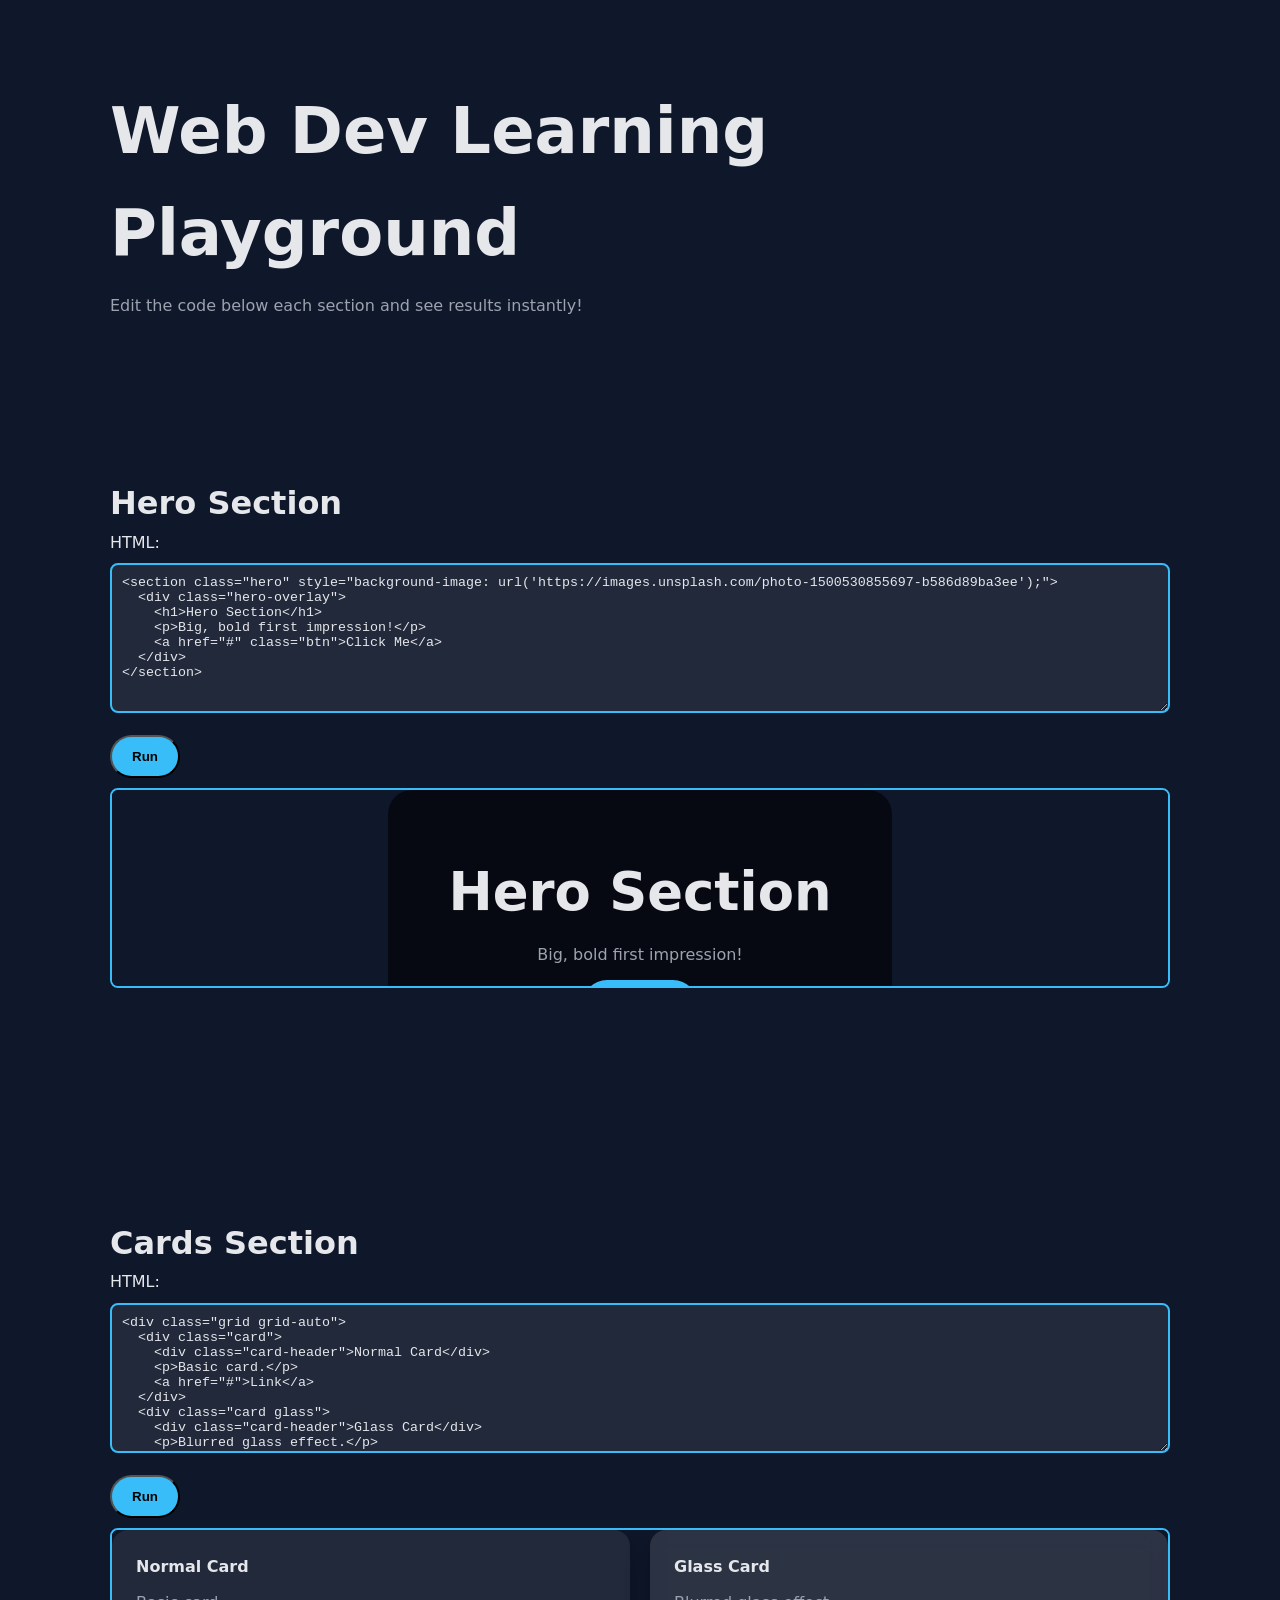
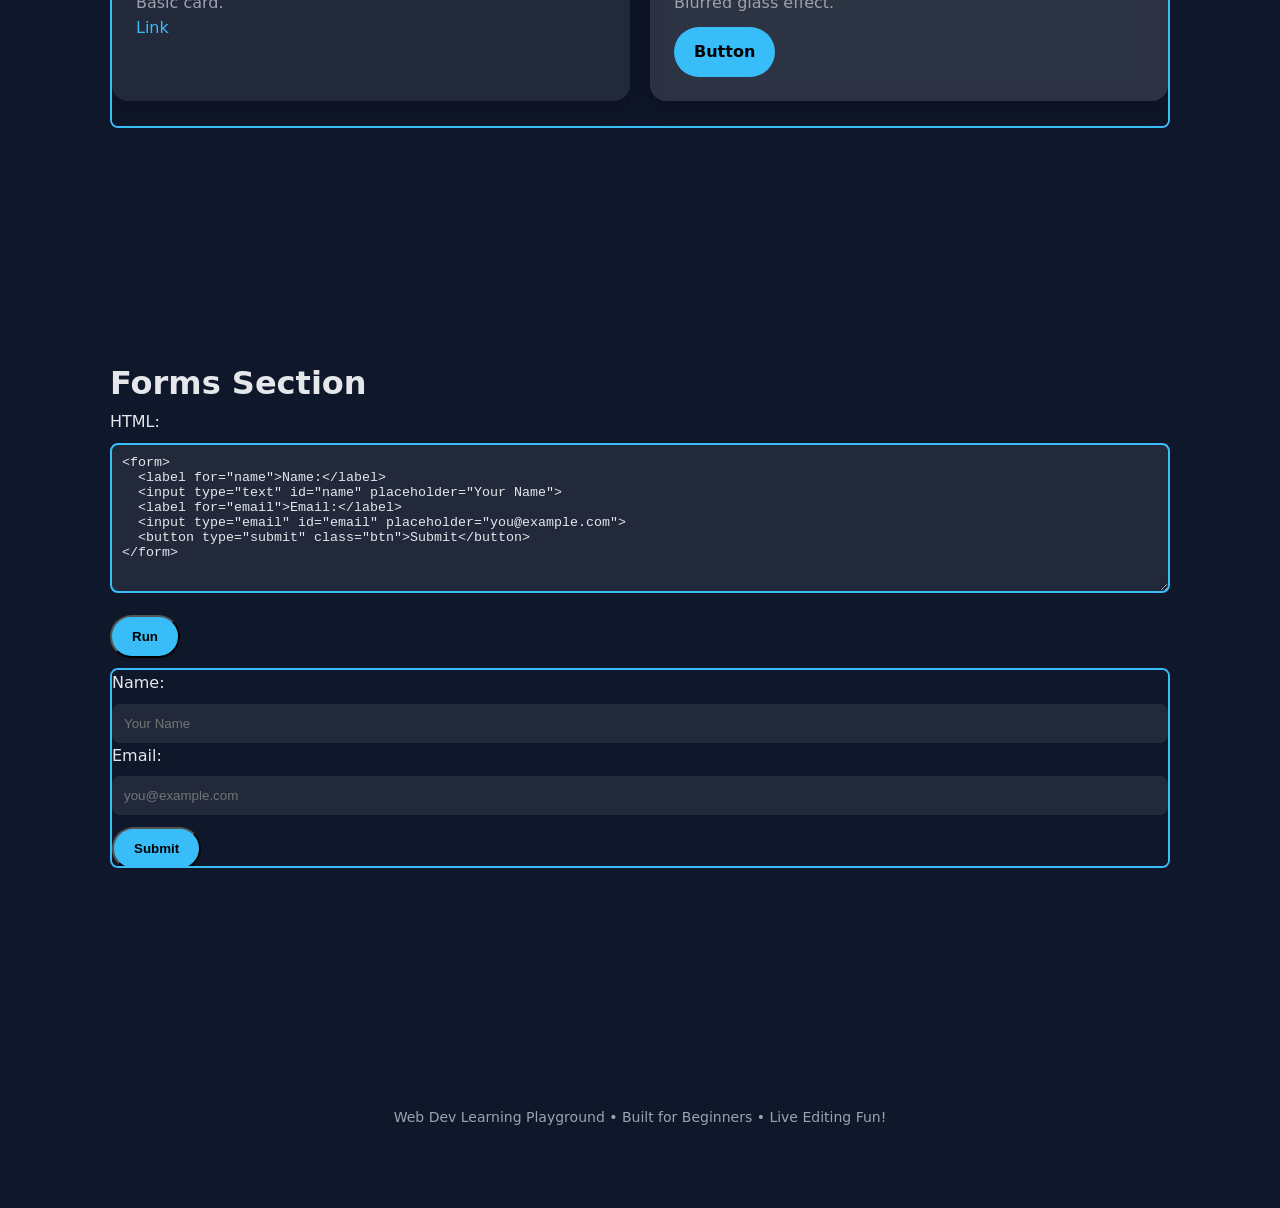
<file: playground.html>
<!DOCTYPE html>
<html lang="en">
<head>
  <meta charset="UTF-8">
  <meta name="viewport" content="width=device-width, initial-scale=1.0">
  <title>Web Dev Learning Playground</title>
  <link rel="stylesheet" href="style.css">
  <link rel="stylesheet" href="components.css">
  <style>
    /* Helpers for live playground */
    .playground {
      margin-bottom: 60px;
    }
    .editor {
      display: flex;
      flex-direction: column;
      margin-bottom: 10px;
    }
    .editor textarea {
      width: 100%;
      min-height: 150px;
      font-family: monospace;
      padding: 10px;
      border-radius: var(--radius-sm);
      border: 2px solid var(--accent);
      margin-bottom: 10px;
      background: var(--bg-card);
      color: var(--text-main);
    }
    .run-btn {
      align-self: flex-start;
      margin-bottom: 10px;
    }
    iframe.result {
      width: 100%;
      min-height: 200px;
      border: 2px solid var(--accent);
      border-radius: var(--radius-sm);
    }
  </style>
</head>
<body>

  <header class="section">
    <h1>Web Dev Learning Playground</h1>
    <p>Edit the code below each section and see results instantly!</p>
  </header>

  <!-- ================= PLAYGROUND SECTION EXAMPLE ================= -->
  <section class="section playground">
    <h2>Hero Section</h2>

    <div class="editor">
      <label>HTML:</label>
      <textarea id="hero-html">
<section class="hero" style="background-image: url('https://images.unsplash.com/photo-1500530855697-b586d89ba3ee');">
  <div class="hero-overlay">
    <h1>Hero Section</h1>
    <p>Big, bold first impression!</p>
    <a href="#" class="btn">Click Me</a>
  </div>
</section>
      </textarea>

      <button class="btn run-btn" onclick="runCode('hero')">Run</button>
      <iframe id="hero-result" class="result"></iframe>
    </div>
  </section>

  <!-- ================= CARDS PLAYGROUND ================= -->
  <section class="section playground">
    <h2>Cards Section</h2>

    <div class="editor">
      <label>HTML:</label>
      <textarea id="cards-html">
<div class="grid grid-auto">
  <div class="card">
    <div class="card-header">Normal Card</div>
    <p>Basic card.</p>
    <a href="#">Link</a>
  </div>
  <div class="card glass">
    <div class="card-header">Glass Card</div>
    <p>Blurred glass effect.</p>
    <a href="#" class="btn">Button</a>
  </div>
</div>
      </textarea>

      <button class="btn run-btn" onclick="runCode('cards')">Run</button>
      <iframe id="cards-result" class="result"></iframe>
    </div>
  </section>

  <!-- ================= FORMS PLAYGROUND ================= -->
  <section class="section playground">
    <h2>Forms Section</h2>

    <div class="editor">
      <label>HTML:</label>
      <textarea id="forms-html">
<form>
  <label for="name">Name:</label>
  <input type="text" id="name" placeholder="Your Name">
  <label for="email">Email:</label>
  <input type="email" id="email" placeholder="you@example.com">
  <button type="submit" class="btn">Submit</button>
</form>
      </textarea>

      <button class="btn run-btn" onclick="runCode('forms')">Run</button>
      <iframe id="forms-result" class="result"></iframe>
    </div>
  </section>

  <footer class="section">
    <p>Web Dev Learning Playground • Built for Beginners • Live Editing Fun!</p>
  </footer>

  <!-- ================= JS FOR RUNNING CODE ================= -->
  <script>
    function runCode(section) {
      const htmlCode = document.getElementById(`${section}-html`).value;
      const iframe = document.getElementById(`${section}-result`);
      const iframeDoc = iframe.contentDocument || iframe.contentWindow.document;

      // Inject your base CSS links into iframe
      iframeDoc.open();
      iframeDoc.write(`
        <link rel="stylesheet" href="style.css">
        <link rel="stylesheet" href="components.css">
        ${htmlCode}
      `);
      iframeDoc.close();
    }

    // Optional: auto-run all editors on load
    ['hero','cards','forms'].forEach(runCode);
  </script>

</body>
</html>
</file>
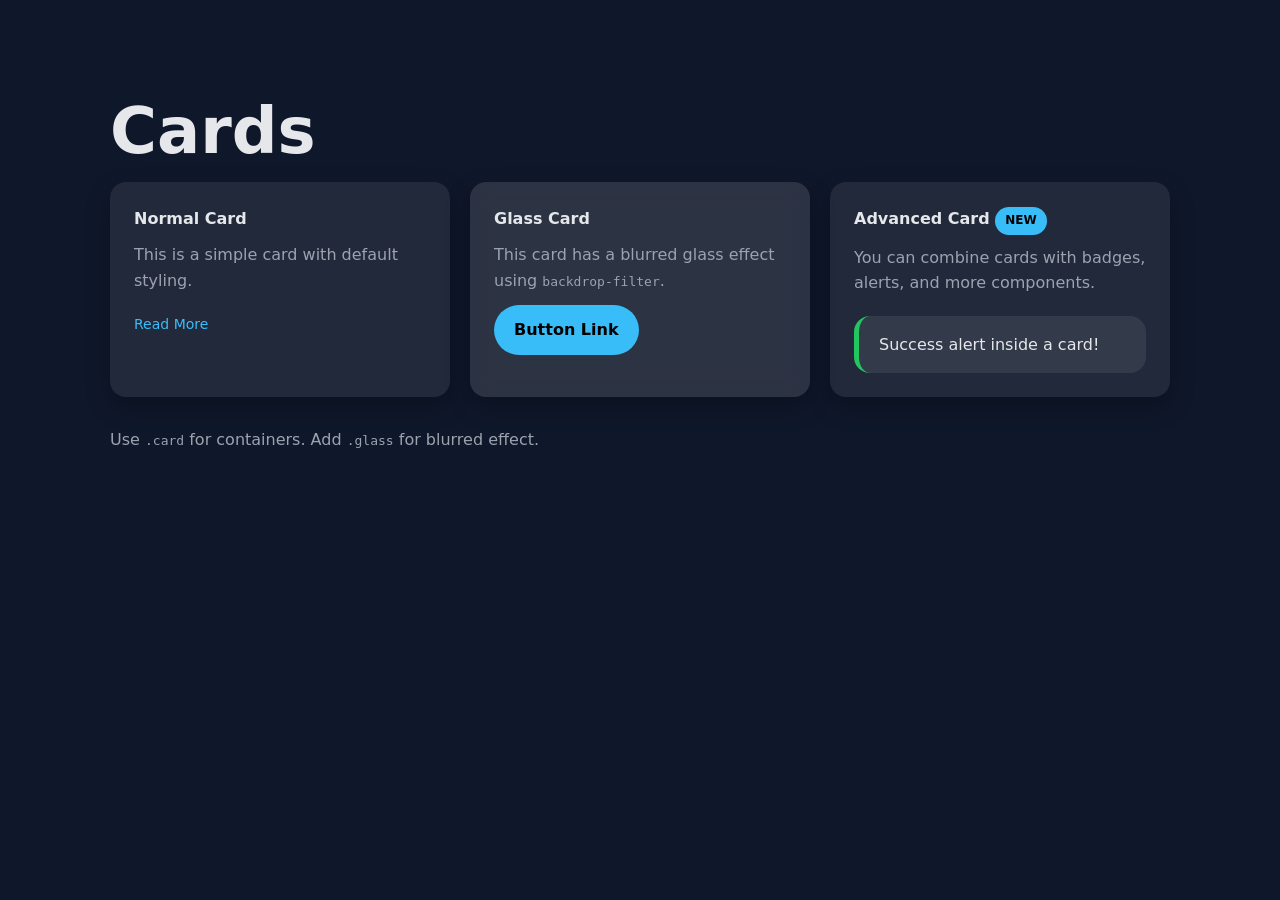
<file: examples/cards.html>
<!DOCTYPE html>
<html lang="en">
<head>
  <meta charset="UTF-8">
  <meta name="viewport" content="width=device-width, initial-scale=1.0">
  <title>Cards Example</title>
  <link rel="stylesheet" href="../style.css">
  <link rel="stylesheet" href="../components.css">
</head>
<body>

  <section class="section">
    <h1>Cards</h1>
    <div class="grid grid-auto">

      <!-- Normal Card -->
      <div class="card">
        <div class="card-header">Normal Card</div>
        <p>This is a simple card with default styling.</p>
        <div class="card-footer"><a href="#">Read More</a></div>
      </div>

      <!-- Blurry / Glass Card -->
      <div class="card glass">
        <div class="card-header">Glass Card</div>
        <p>This card has a blurred glass effect using <code>backdrop-filter</code>.</p>
        <a href="#" class="btn">Button Link</a>
      </div>

      <!-- Card with Badge & Alert -->
      <div class="card">
        <div class="card-header">
          Advanced Card <span class="badge accent">NEW</span>
        </div>
        <p>You can combine cards with badges, alerts, and more components.</p>
        <div class="alert success">Success alert inside a card!</div>
      </div>

    </div>

    <!-- Explanation -->
    <p style="margin-top: 30px; color: var(--text-muted);">
      Use <code>.card</code> for containers. Add <code>.glass</code> for blurred effect.
    </p>
  </section>

</body>
</html>
</file>
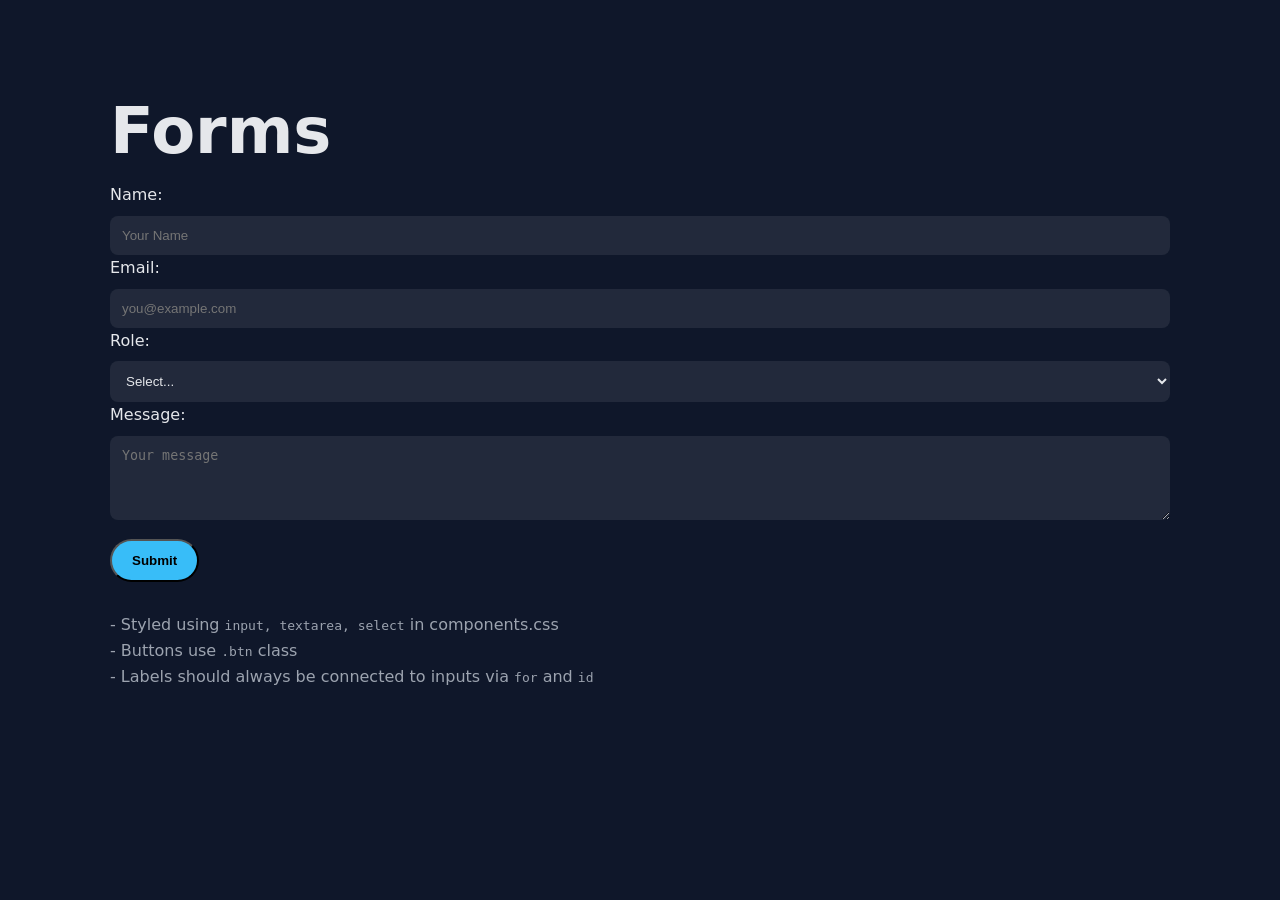
<file: examples/forms.html>
<!DOCTYPE html>
<html lang="en">
<head>
  <meta charset="UTF-8">
  <meta name="viewport" content="width=device-width, initial-scale=1.0">
  <title>Forms Example</title>
  <link rel="stylesheet" href="../style.css">
  <link rel="stylesheet" href="../components.css">
</head>
<body>

  <section class="section">
    <h1>Forms</h1>

    <form>
      <!-- Text Input -->
      <label for="name">Name:</label>
      <input type="text" id="name" placeholder="Your Name">

      <!-- Email Input -->
      <label for="email">Email:</label>
      <input type="email" id="email" placeholder="you@example.com">

      <!-- Select Input -->
      <label for="role">Role:</label>
      <select id="role">
        <option value="">Select...</option>
        <option value="student">Student</option>
        <option value="developer">Developer</option>
        <option value="teacher">Teacher</option>
      </select>

      <!-- Textarea -->
      <label for="message">Message:</label>
      <textarea id="message" rows="4" placeholder="Your message"></textarea>

      <!-- Submit Button -->
      <button type="submit" class="btn">Submit</button>
    </form>

    <!-- Explanation -->
    <section style="margin-top: 30px;">
      <p style="color: var(--text-muted);">
        - Styled using <code>input, textarea, select</code> in components.css<br>
        - Buttons use <code>.btn</code> class<br>
        - Labels should always be connected to inputs via <code>for</code> and <code>id</code>
      </p>
    </section>
  </section>

</body>
</html>
</file>
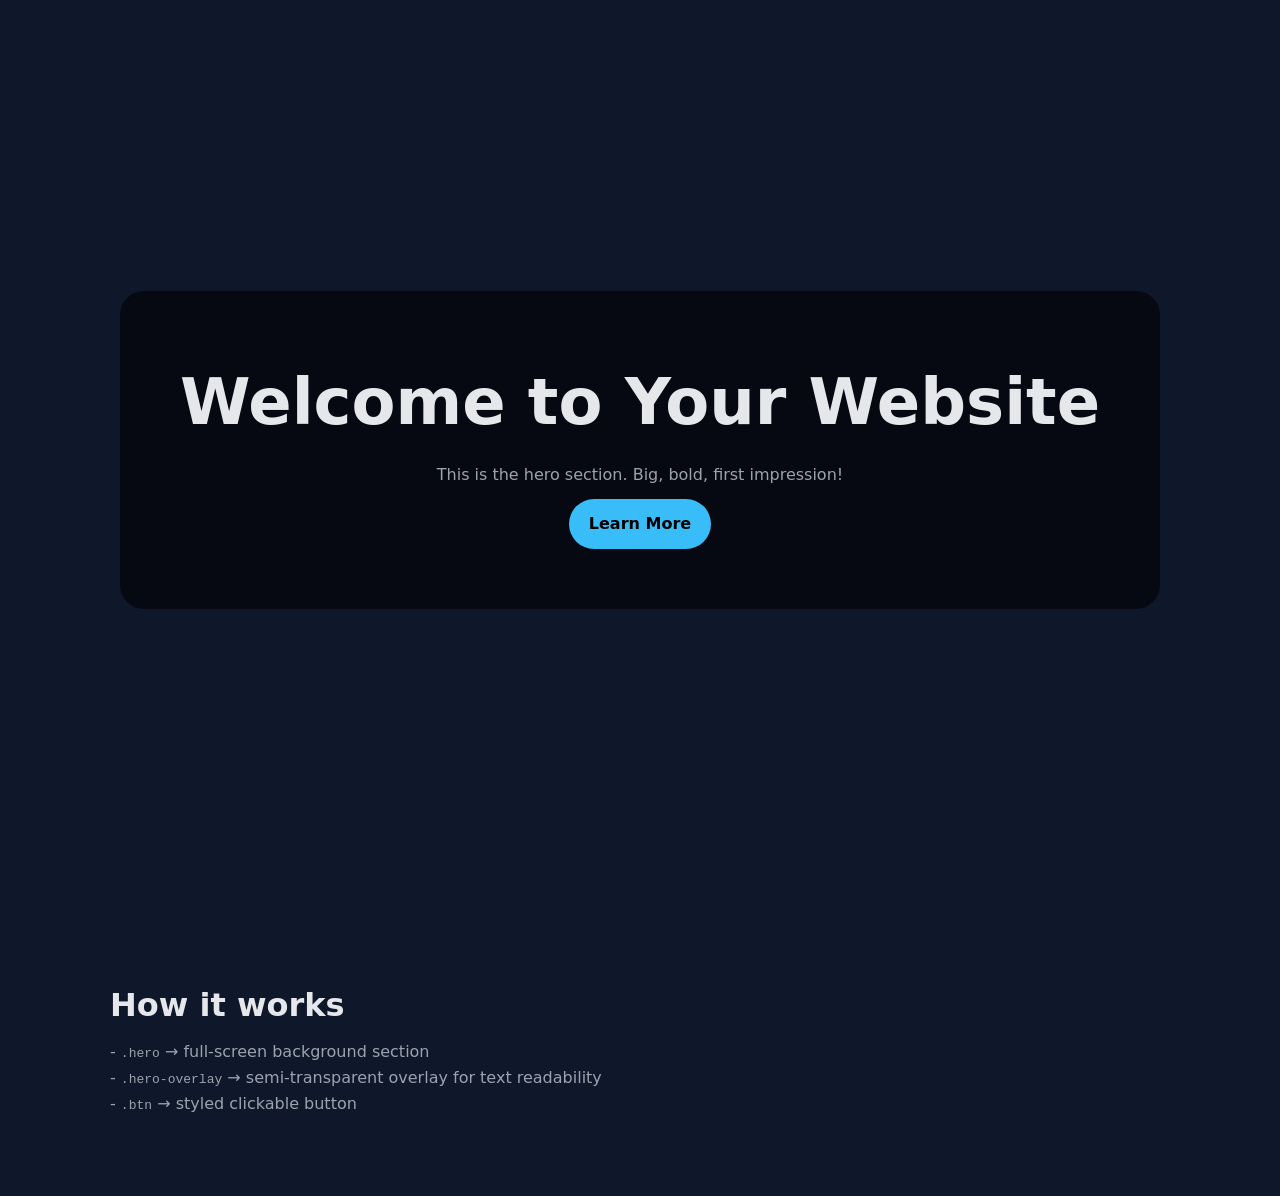
<file: examples/hero.html>
<!DOCTYPE html>
<html lang="en">
<head>
  <meta charset="UTF-8">
  <meta name="viewport" content="width=device-width, initial-scale=1.0">
  <title>Hero Example</title>
  <link rel="stylesheet" href="../style.css">
</head>
<body>

  <!-- Hero Section -->
  <section class="hero" style="background-image: url('https://images.unsplash.com/photo-1500530855697-b586d89ba3ee');">
    <div class="hero-overlay">
      <h1>Welcome to Your Website</h1>
      <p>This is the hero section. Big, bold, first impression!</p>
      <a href="#" class="btn">Learn More</a>
    </div>
  </section>

  <!-- Explanation -->
  <section class="section">
    <h2>How it works</h2>
    <p>
      - <code>.hero</code> → full-screen background section<br>
      - <code>.hero-overlay</code> → semi-transparent overlay for text readability<br>
      - <code>.btn</code> → styled clickable button
    </p>
  </section>

</body>
</html>
</file>
<file: style.css>
/* =====================================================
   GLOBAL RESET & VARIABLES
   ===================================================== */

/* # CSS Variables (Theme Colors & Sizes)
   Change these to restyle the whole site */
:root {
  --bg-main: #0f172a;              /* Main background */
  --bg-card: rgba(255, 255, 255, 0.08);
  --bg-glass: rgba(255, 255, 255, 0.12);

  --text-main: #e5e7eb;            /* Primary text */
  --text-muted: #9ca3af;           /* Secondary text */

  --accent: #38bdf8;               /* Accent color */
  --danger: #ef4444;               /* Error / danger */
  --success: #22c55e;              /* Success */

  --radius-sm: 8px;
  --radius-md: 16px;
  --radius-lg: 24px;

  --shadow-soft: 0 10px 25px rgba(0,0,0,0.25);
}

[data-theme="light"] {
  --bg-main: #f8fafc;
  --bg-card: #ffffff;
  --bg-glass: rgba(255, 255, 255, 0.75);
  --text-main: #0f172a;
  --text-muted: #475569;
  --accent: #2563eb;
  --danger: #ef4444;
  --success: #16a34a;
}

[data-theme="neutral"] {
  --bg-main: #0b1324;
  --bg-card: #111827;
  --bg-glass: rgba(255,255,255,0.06);
  --text-main: #e5e7eb;
  --text-muted: #9ca3af;
  --accent: #a855f7;
  --danger: #f43f5e;
  --success: #10b981;
}

/* # Reset default browser styles */
* {
  margin: 0;
  padding: 0;
  box-sizing: border-box;
}

/* =====================================================
   BASE ELEMENT STYLES
   ===================================================== */

body {
  background: var(--bg-main);
  color: var(--text-main);
  font-family: system-ui, -apple-system, BlinkMacSystemFont, "Segoe UI", sans-serif;
  line-height: 1.6;
  transition: background 0.3s ease, color 0.3s ease;
}

img {
  max-width: 100%;
  display: block;
}

a {
  color: var(--accent);
  text-decoration: none;
}

a:hover {
  text-decoration: underline;
}

/* =====================================================
   TYPOGRAPHY
   ===================================================== */

h1 {
  font-size: clamp(2.5rem, 5vw, 4rem);
}

h2 {
  font-size: 2rem;
}

h3 {
  font-size: 1.3rem;
}

p {
  color: var(--text-muted);
  margin-top: 8px;
}

/* =====================================================
   LAYOUT HELPERS
   ===================================================== */

/* # Section container */
.section {
  max-width: 1100px;
  margin: auto;
  padding: 80px 20px;
}

/* # Flex utilities */
.flex {
  display: flex;
  gap: 20px;
}

.center {
  justify-content: center;
  align-items: center;
}

/* # Grid utilities */
.grid {
  display: grid;
  gap: 20px;
}

.grid-auto {
  grid-template-columns: repeat(auto-fit, minmax(250px, 1fr));
}

/* =====================================================
   HERO / BACKGROUND SECTION
   ===================================================== */

.hero {
  min-height: 100vh;
  background-size: cover;
  background-position: center;
  display: flex;
  align-items: center;
  justify-content: center;
  text-align: center;
}

.hero-overlay {
  background: rgba(0,0,0,0.6);
  padding: 60px;
  border-radius: var(--radius-lg);
}

/* =====================================================
   IMAGE + TEXT (WIKIPEDIA STYLE)
   ===================================================== */

.image-text {
  display: grid;
  grid-template-columns: 300px 1fr;
  gap: 30px;
  align-items: start;
}

.image-text img {
  border-radius: var(--radius-md);
}

/* =====================================================
   CARDS
   ===================================================== */

.card {
  background: var(--bg-card);
  padding: 24px;
  border-radius: var(--radius-md);
  box-shadow: var(--shadow-soft);
  transition: transform 0.2s ease, box-shadow 0.2s ease, background 0.3s ease, color 0.3s ease;
}

/* # Glass / blurry card */
.card.glass {
  background: var(--bg-glass);
  backdrop-filter: blur(10px);
}

/* =====================================================
   BUTTONS
   ===================================================== */

.btn {
  display: inline-block;
  margin-top: 12px;
  padding: 12px 20px;
  border-radius: 999px;
  background: var(--accent);
  color: #000;
  font-weight: 600;
  transition: transform 0.15s ease, opacity 0.15s ease;
}

.btn:hover {
  transform: translateY(-2px);
  opacity: 0.9;
  text-decoration: none;
}

/* =====================================================
   STATUS COLORS
   ===================================================== */

.text-danger {
  color: var(--danger);
}

.text-success {
  color: var(--success);
}

.text-muted {
  color: var(--text-muted);
}

/* # Message list (backend demo) */
.message-list {
  list-style: none;
  padding: 0;
  margin-top: 12px;
}

.message-list li {
  padding: 12px 0;
  border-bottom: 1px solid rgba(255, 255, 255, 0.08);
}

.message-list li:last-child {
  border-bottom: none;
}

.message-list p {
  margin: 6px 0 0;
}

.message-meta {
  color: var(--text-muted);
  font-size: 12px;
}

/* =====================================================
   FOOTER
   ===================================================== */

footer {
  padding: 40px;
  text-align: center;
  font-size: 14px;
  color: var(--text-muted);
}

/* =====================================================
   RESPONSIVE DESIGN
   ===================================================== */

@media (max-width: 768px) {
  .image-text {
    grid-template-columns: 1fr;
  }

  .hero-overlay {
    padding: 40px 20px;
  }
}

/* =====================================================
   LEGEND (WHAT MEANS WHAT)
   ===================================================== */

/*
LEGEND:

:root
  → Global theme variables (colors, radius, shadows)

.section
  → Standard page container with max width

.flex / .center
  → Flexbox helpers for alignment

.grid / .grid-auto
  → Responsive grid layouts

.hero
  → Full-screen background image section

.hero-overlay
  → Dark overlay for readable text

.image-text
  → Side-by-side image + text layout (Wikipedia style)

.card
  → Standard content card

.card.glass
  → Blurred glassmorphism card

.btn
  → Button-style link

.text-danger / .text-success
  → Color-coded status text

@media
  → Mobile responsiveness rules
*/
</file>
<file: components.css>
/* =====================================================
   COMPONENTS.CSS
   Reusable UI Components
   ===================================================== */

/* =====================================================
   BUTTON VARIANTS
   ===================================================== */

.btn-outline {
  background: transparent;
  border: 2px solid var(--accent);
  color: var(--accent);
}

.btn-outline:hover {
  background: var(--accent);
  color: #000;
}

.btn-danger {
  background: var(--danger);
  color: #000;
}

.btn-success {
  background: var(--success);
  color: #000;
}

/* =====================================================
   BADGES
   ===================================================== */

.badge {
  display: inline-block;
  padding: 4px 10px;
  font-size: 12px;
  border-radius: 999px;
  background: var(--bg-glass);
  color: var(--text-main);
}

.badge.accent {
  background: var(--accent);
  color: #000;
}

.badge.danger {
  background: var(--danger);
  color: #000;
}

/* =====================================================
   ALERTS / CALLOUTS
   ===================================================== */

.alert {
  padding: 16px 20px;
  border-radius: var(--radius-md);
  margin-top: 20px;
  background: var(--bg-card);
  border-left: 5px solid var(--accent);
}

.alert.success {
  border-color: var(--success);
}

.alert.danger {
  border-color: var(--danger);
}

/* =====================================================
   NAVBAR
   ===================================================== */

.navbar {
  display: flex;
  justify-content: space-between;
  align-items: center;
  padding: 20px;
  background: rgba(0,0,0,0.5);
  backdrop-filter: blur(8px);
}

.navbar a {
  margin-left: 20px;
  color: var(--text-main);
}

.navbar a:hover {
  color: var(--accent);
}

/* =====================================================
   MODAL
   ===================================================== */

.modal {
  position: fixed;
  inset: 0;
  background: rgba(0,0,0,0.7);
  display: none;
  justify-content: center;
  align-items: center;
}

.modal.active {
  display: flex;
}

.modal-box {
  background: var(--bg-card);
  padding: 30px;
  border-radius: var(--radius-lg);
  max-width: 400px;
  width: 90%;
}

/* =====================================================
   TOOLTIP
   ===================================================== */

.tooltip {
  position: relative;
  cursor: help;
}

.tooltip::after {
  content: attr(data-tip);
  position: absolute;
  bottom: 125%;
  left: 50%;
  transform: translateX(-50%);
  background: var(--bg-main);
  color: var(--text-main);
  padding: 6px 10px;
  border-radius: var(--radius-sm);
  font-size: 12px;
  white-space: nowrap;
  opacity: 0;
  pointer-events: none;
}

.tooltip:hover::after {
  opacity: 1;
}

/* =====================================================
   FORMS
   ===================================================== */

input,
textarea,
select {
  width: 100%;
  padding: 12px;
  margin-top: 8px;
  background: var(--bg-card);
  border: none;
  border-radius: var(--radius-sm);
  color: var(--text-main);
}

input:focus,
textarea:focus,
select:focus {
  outline: 2px solid var(--accent);
}

/* =====================================================
   CARD EXTRAS
   ===================================================== */

.card-header {
  font-weight: 600;
  margin-bottom: 10px;
}

.card-footer {
  margin-top: 20px;
  font-size: 14px;
  color: var(--text-muted);
}

/* =====================================================
   DROPDOWN
   ===================================================== */

.dropdown {
  position: relative;
}

.dropdown-menu {
  position: absolute;
  top: 110%;
  right: 0;
  background: var(--bg-card);
  border-radius: var(--radius-md);
  padding: 10px;
  display: none;
}

.dropdown:hover .dropdown-menu {
  display: block;
}

/* =====================================================
   LEGEND (WHAT MEANS WHAT)
   ===================================================== */

/*
LEGEND:

.btn-outline / .btn-danger / .btn-success
  → Button variations

.badge
  → Small status labels

.alert
  → Info, success, or danger callouts

.navbar
  → Top navigation bar

.modal / .modal.active
  → Centered popup modal

.tooltip
  → Hover text hint

input / textarea / select
  → Styled form controls

.card-header / .card-footer
  → Card sub-sections

.dropdown
  → Hover-based dropdown menu
*/
</file>
